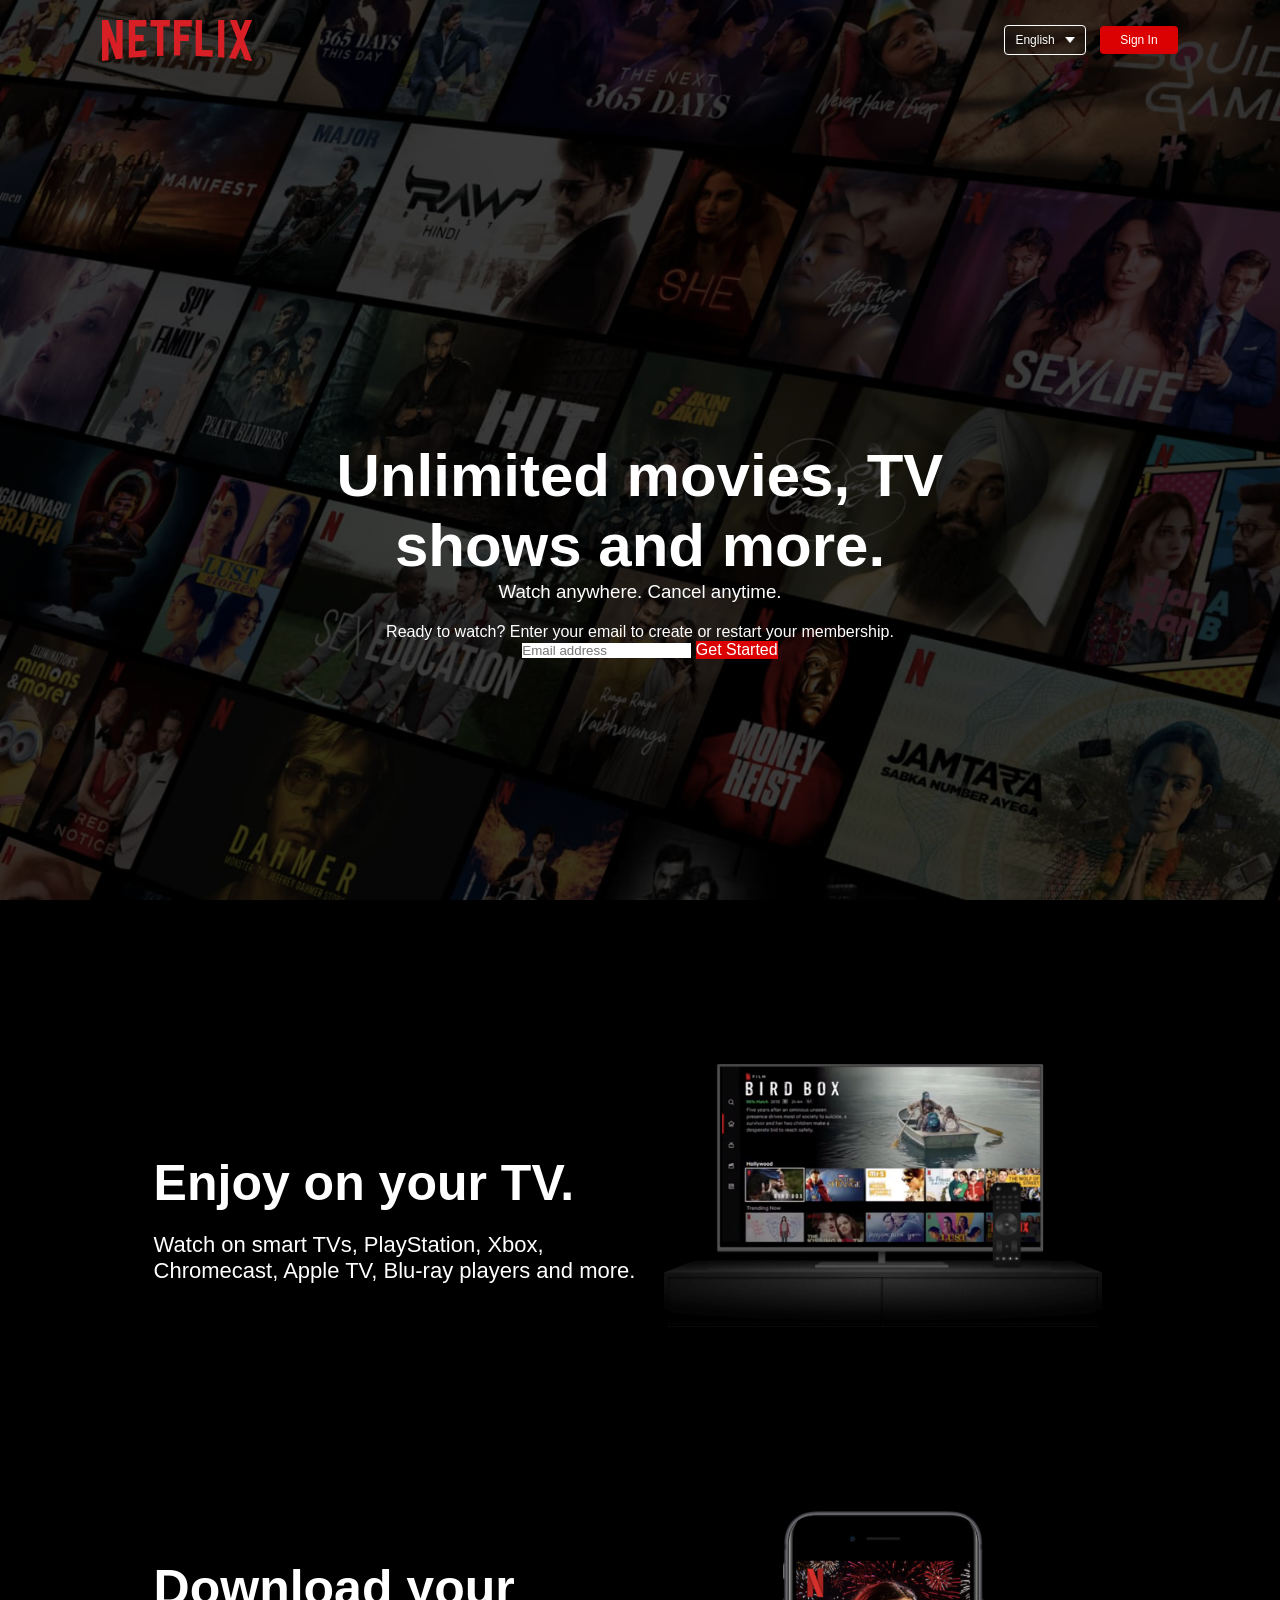
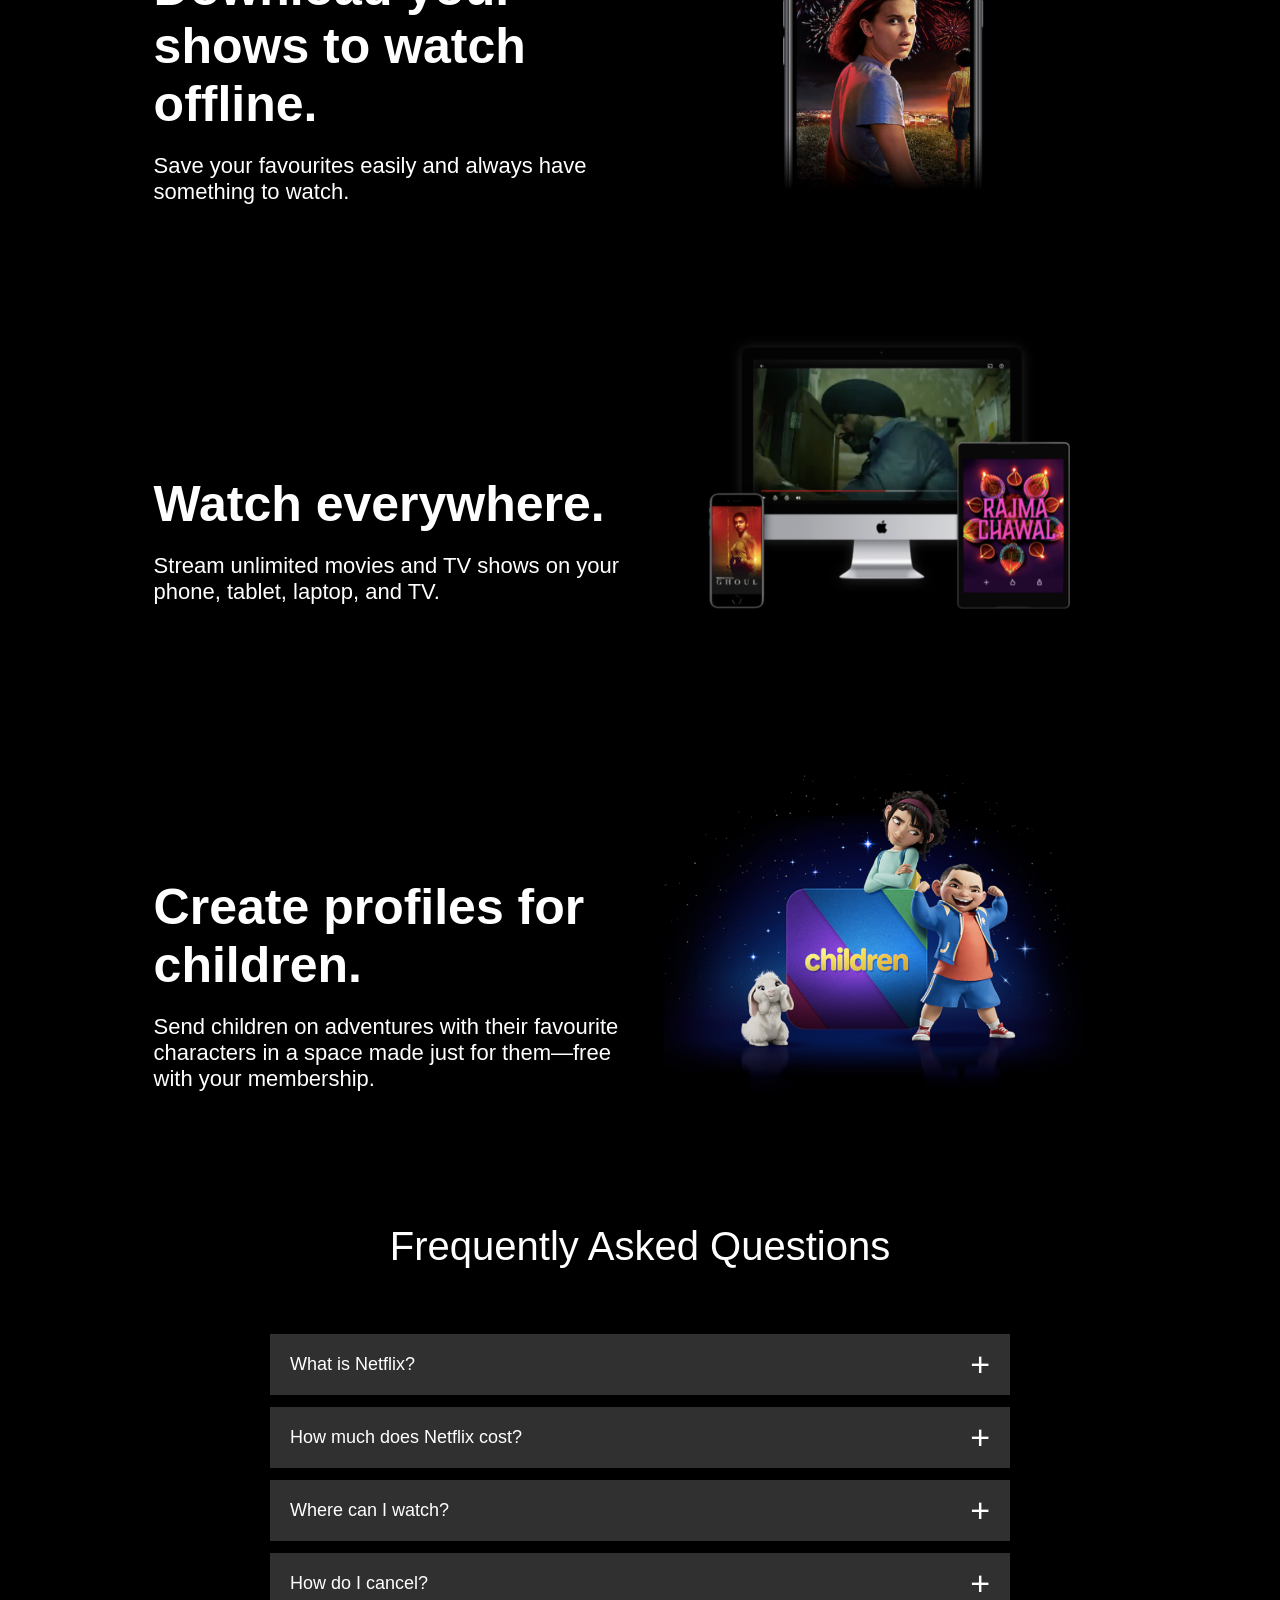
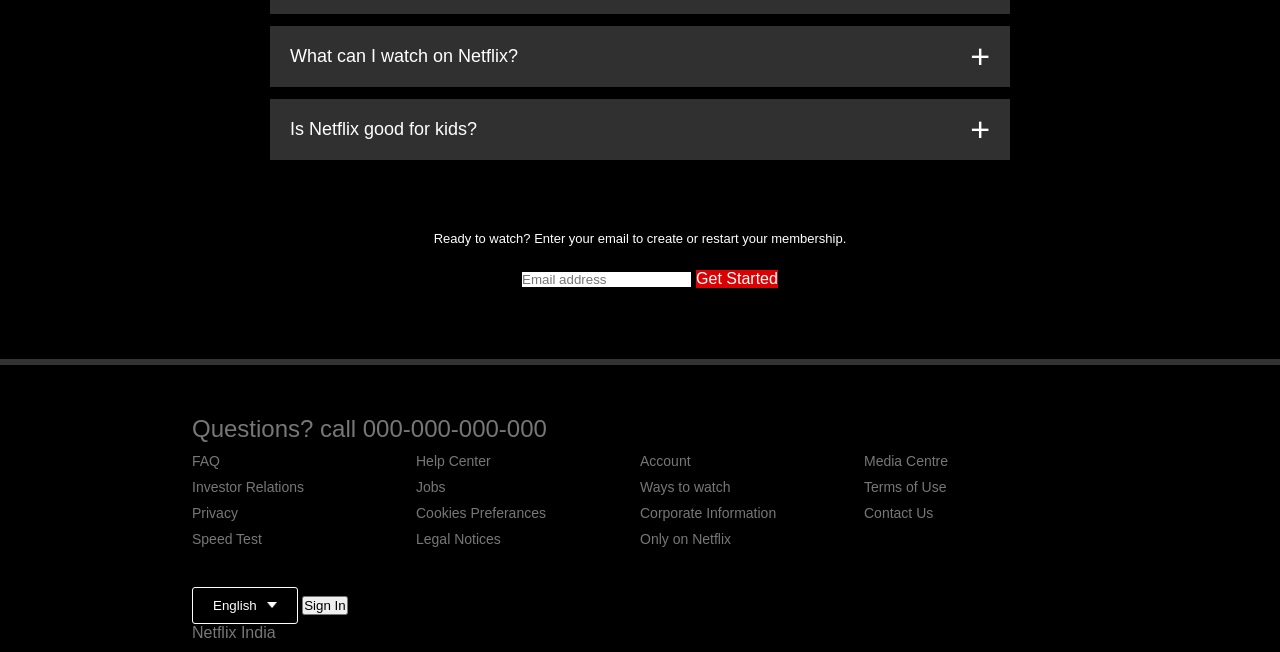
<file: index.html>
<!DOCTYPE html>
<html lang="en">
<head>
    <meta charset="UTF-8">
    <meta http-equiv="X-UA-Compatible" content="IE=edge">
    <meta name="viewport" content="width=device-width, initial-scale=1.0">
    <title>Netflix Website</title>
    <link rel="stylesheet" href="./style.css">
</head>
<body>
    <div class="header">
        <nav>
            <img src="./images/logo.png" class="logo">
        <div>
            <button class="language-btn">English<img src="./images/down-icon.png"></button>
            <button>Sign In</button>
        </div>
    </div>
</nav>
<div class="header-content">
    <h1>Unlimited movies, TV shows and more.</h1>
    <h3>Watch anywhere. Cancel anytime.</h3>
    <p>Ready to watch? Enter your email to create or restart your membership.</p>
<form class="email-signup">
  <input type="email" placeholder="Email address" required>
    <button type="submit">Get Started</button>
</form>
</div>
<div class="features">
    <div class="row">
    <div class ="text-col">
        <h2>Enjoy on your TV.</h2>
        <p>Watch on smart TVs, PlayStation, Xbox, Chromecast, Apple TV, Blu-ray players and more.</p>
    </div>
    <div class="img-col">
        <img src="./images/feature-1.png">
    </div>
    </div>
    <div class="row">
        <div class ="text-col">
            <h2>Download your shows to watch offline.</h2>
            <p>Save your favourites easily and always have something to watch.</p>
        </div>
        <div class="img-col">
            <img src="./images/w.png">
        </div>
        </div>
        <div class="row">
            <div class ="text-col">
                <h2>Watch everywhere.</h2>
                <p>Stream unlimited movies and TV shows on your phone, tablet, laptop, and TV.</p>
            </div>
            <div class="img-col">
                <img src="./images/feature-3.png">
            </div>
            </div>
            <div class="row">
                <div class ="text-col">
                    <h2>Create profiles for children.</h2>
                    <p>Send children on adventures with their favourite characters in a space made just for them—free with your membership.</p>
                </div>
                <div class="img-col">
                    <img src="./images/feature-4.png">
                </div>
                </div>
</div>
<div class="faq">
    <h2>Frequently Asked Questions</h2>
    <ul class="accordion">
        <li> 
            <input type="radio" name="accordion" id="first">
            <label for="first">What is Netflix?</label>
       <div class="content">
        <p>Lorem ipsum dolor sit amet, consectetur adipiscing elit.Ut maximus
            faucibus ligula in cursus. Aenean elementum mauris tellus,ullamcorper
        fringilla justo suscipit ut. Ut eu justo semper, cursus velit id,feugiat odio. </p>
       </div>
        </li>
        <li> 
            <input type="radio" name="accordion" id="second">
            <label for="second">How much does Netflix cost? </label>
       <div class="content">
        <p>Lorem ipsum dolor sit amet, consectetur adipiscing elit.Ut maximus
            faucibus ligula in cursus. Aenean elementum mauris tellus,ullamcorper
        fringilla justo suscipit ut. Ut eu justo semper, cursus velit id,feugiat odio. </p>
       </div>
        </li>
        <li> 
            <input type="radio" name="accordion" id="third">
            <label for="third">Where can I watch?</label>
       <div class="content">
        <p>Lorem ipsum dolor sit amet, consectetur adipiscing elit.Ut maximus
            faucibus ligula in cursus. Aenean elementum mauris tellus,ullamcorper
        fringilla justo suscipit ut. Ut eu justo semper, cursus velit id,feugiat odio. </p>
       </div>
        </li>
        <li> 
            <input type="radio" name="accordion" id="fourth">
            <label for="fourth">How do I cancel?</label>
       <div class="content">
        <p>Lorem ipsum dolor sit amet, consectetur adipiscing elit.Ut maximus
            faucibus ligula in cursus. Aenean elementum mauris tellus,ullamcorper
        fringilla justo suscipit ut. Ut eu justo semper, cursus velit id,feugiat odio. </p>
       </div>
        </li>
        <li> 
            <input type="radio" name="accordion" id="fifth">
            <label for="fifth">What can I watch on Netflix?</label>
       <div class="content">
        <p>Lorem ipsum dolor sit amet, consectetur adipiscing elit.Ut maximus
            faucibus ligula in cursus. Aenean elementum mauris tellus,ullamcorper
        fringilla justo suscipit ut. Ut eu justo semper, cursus velit id,feugiat odio. </p>
       </div>
        </li>
        <li> 
            <input type="radio" name="accordion" id="sixth">
            <label for="sixth">Is Netflix good for kids?</label>
       <div class="content">
        <p>Lorem ipsum dolor sit amet, consectetur adipiscing elit.Ut maximus
            faucibus ligula in cursus. Aenean elementum mauris tellus,ullamcorper
        fringilla justo suscipit ut. Ut eu justo semper, cursus velit id,feugiat odio. </p>
       </div>
        </li>
    </ul>
    <small>Ready to watch? Enter your email to create or restart your membership.</small>
    <form class="email-signup">
        <input type="email" placeholder="Email address" required>
          <button type="submit">Get Started</button>
      </form>
</div>
<div class="footer">
   <h2>Questions? call 000-000-000-000</h2> 
   <div class="row">
    <div class="col">
        <a href="#">FAQ</a>
        <a href="#">Investor Relations</a>
        <a href="#">Privacy</a>
        <a href="#">Speed Test</a>
    </div>
    <div class="col">
        <a href="#">Help Center</a>
        <a href="#">Jobs</a>
        <a href="#">Cookies Preferances</a>
        <a href="#">Legal Notices</a>
    </div>
   <div class="col">
    <a href="#">Account</a>
    <a href="#">Ways to watch</a>
    <a href="#">Corporate Information</a>
    <a href="#">Only on Netflix</a>
</div>
<div class="col">
    <a href="#">Media Centre</a>
    <a href="#">Terms of Use</a>
    <a href="#">Contact Us</a>
</div>
    </div>
    <button class="language-btn">English<img src="./images/down-icon.png"></button>
    <button>Sign In</button>
    <p class="copyeright-txt">Netflix India</p>
</div>
</body>
</html>
</file>
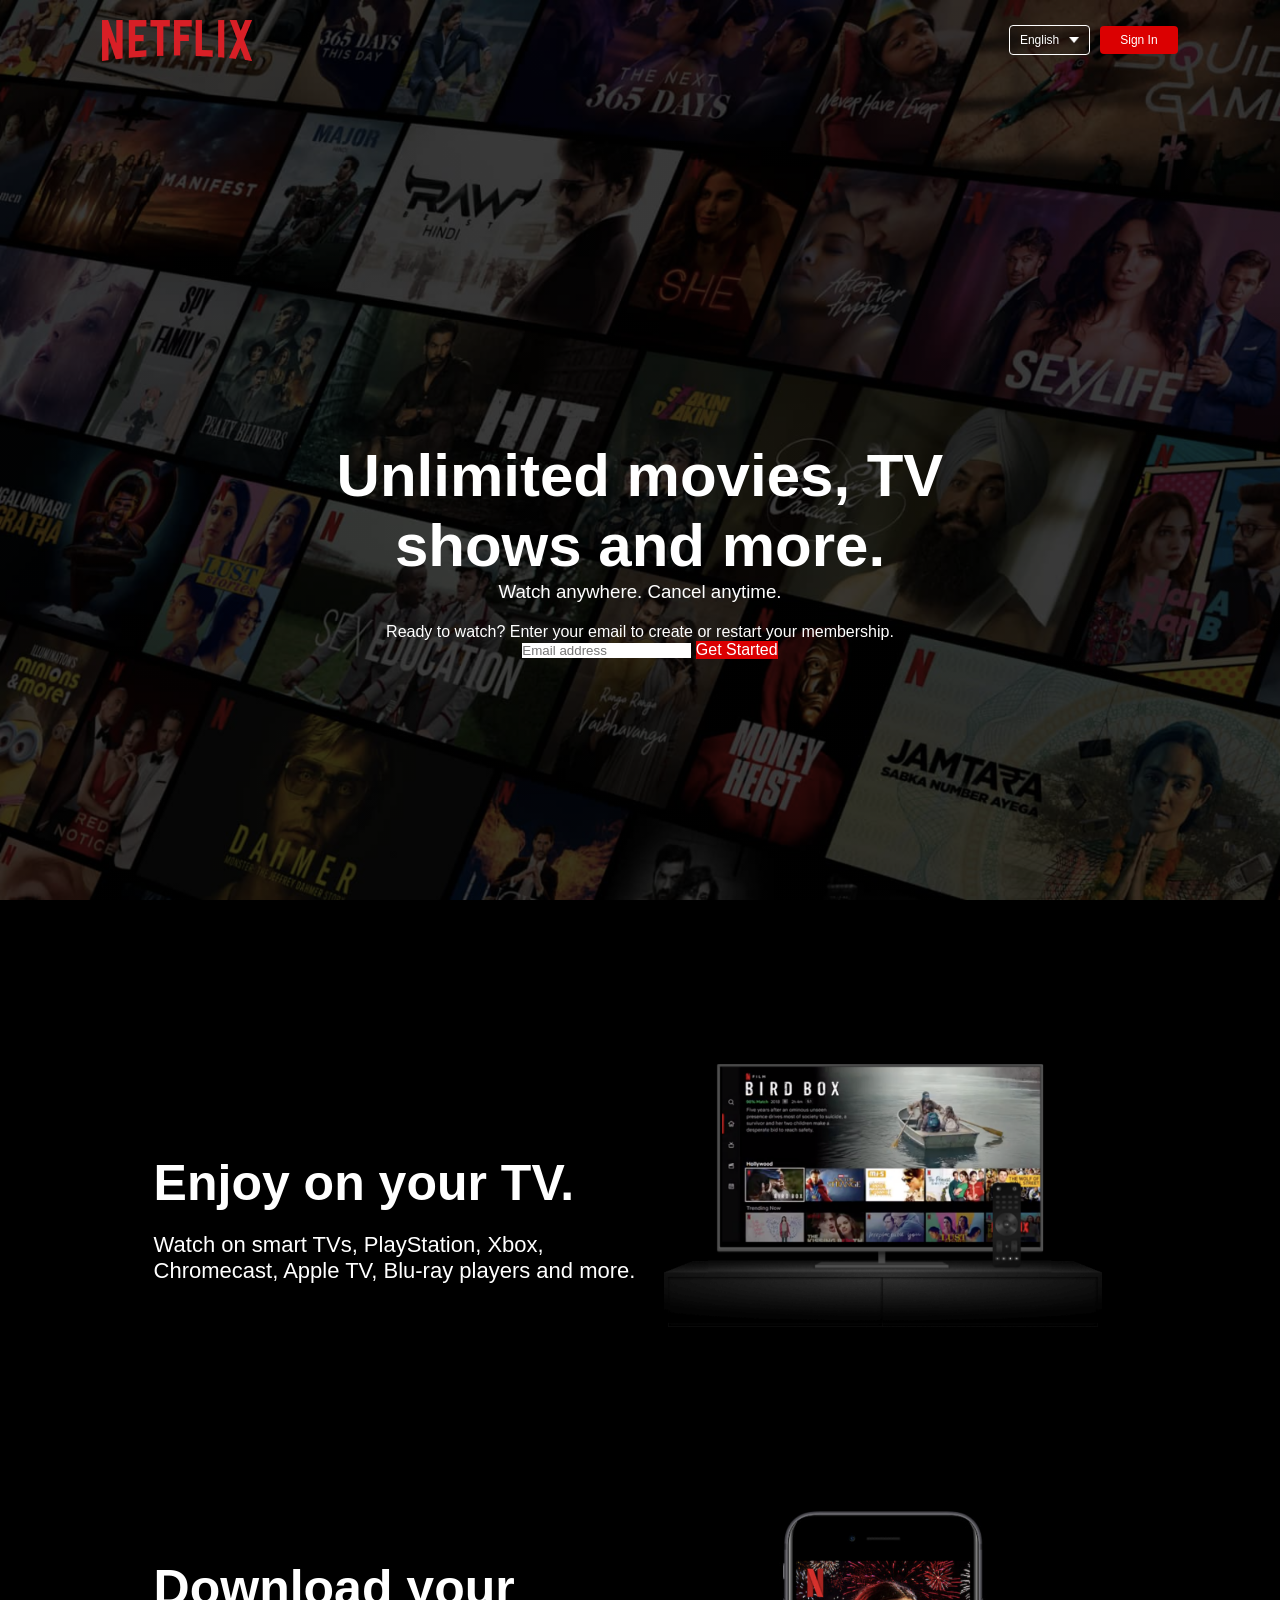
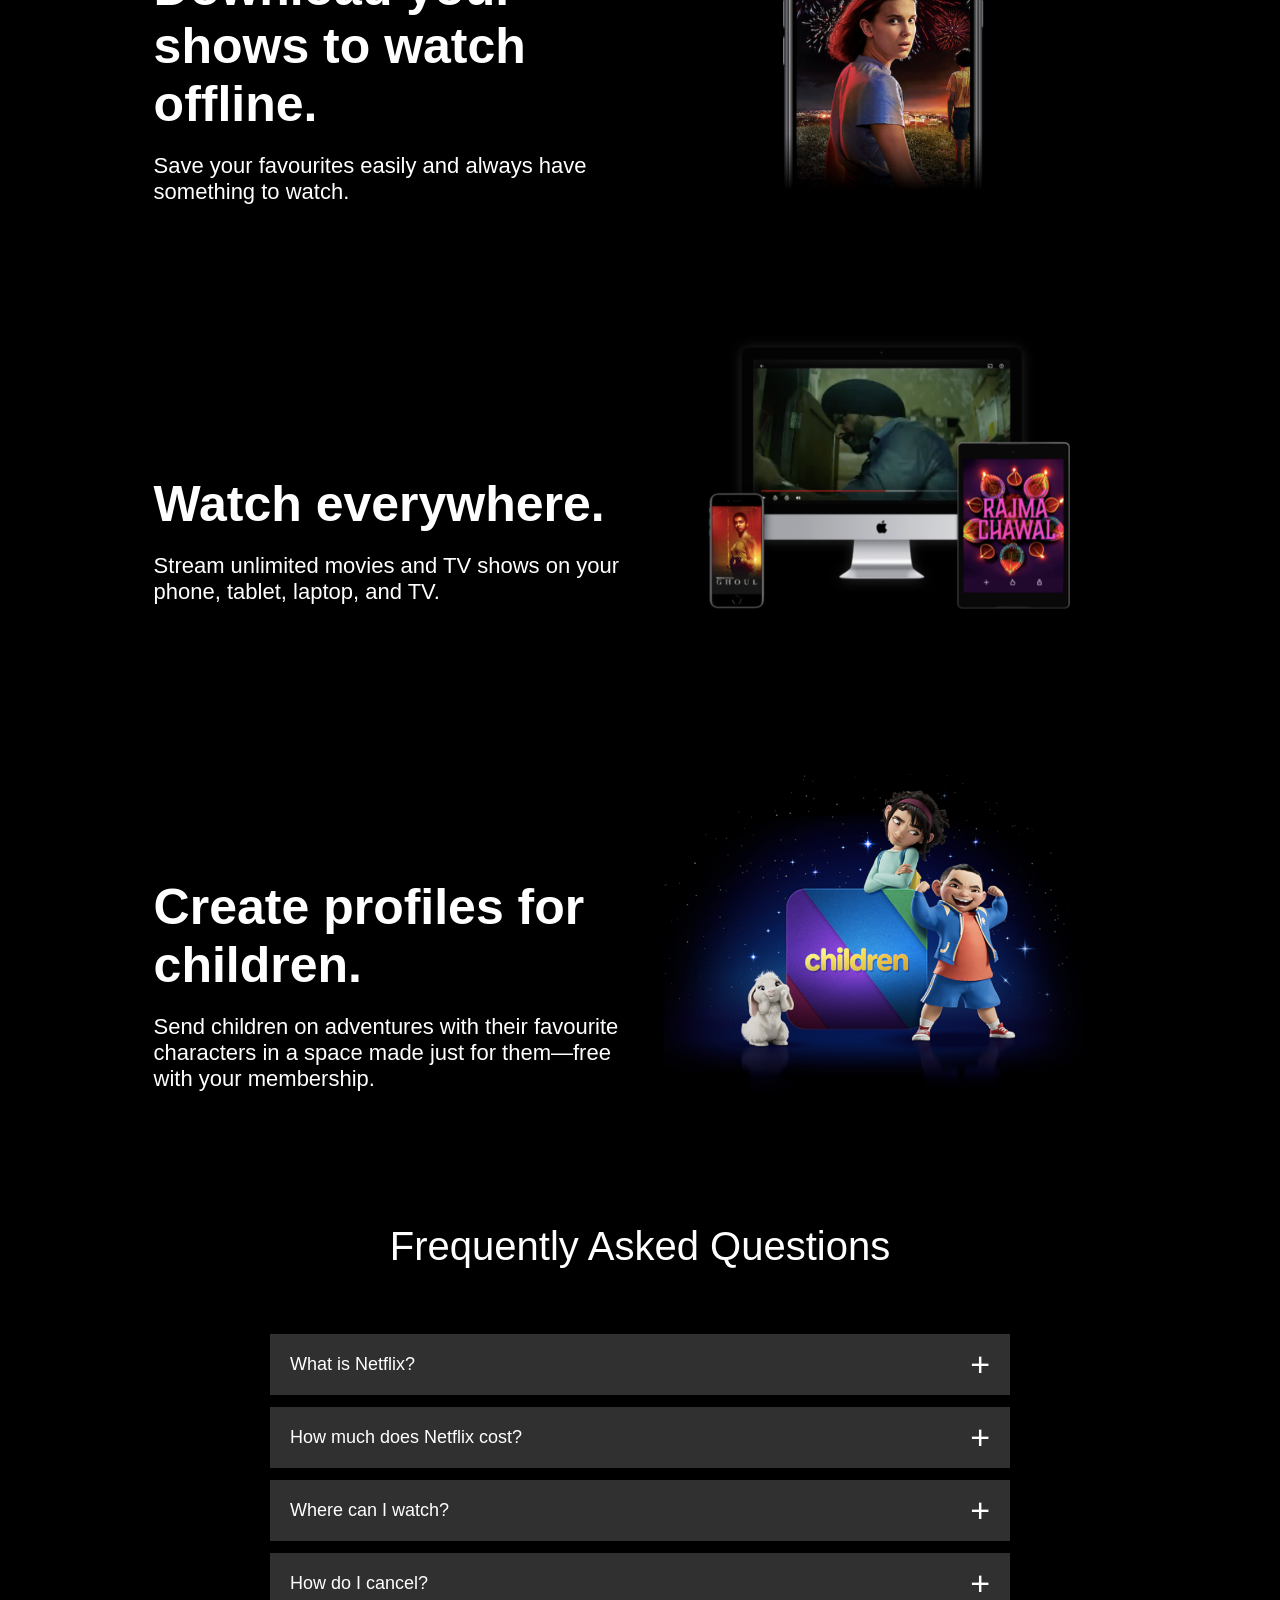
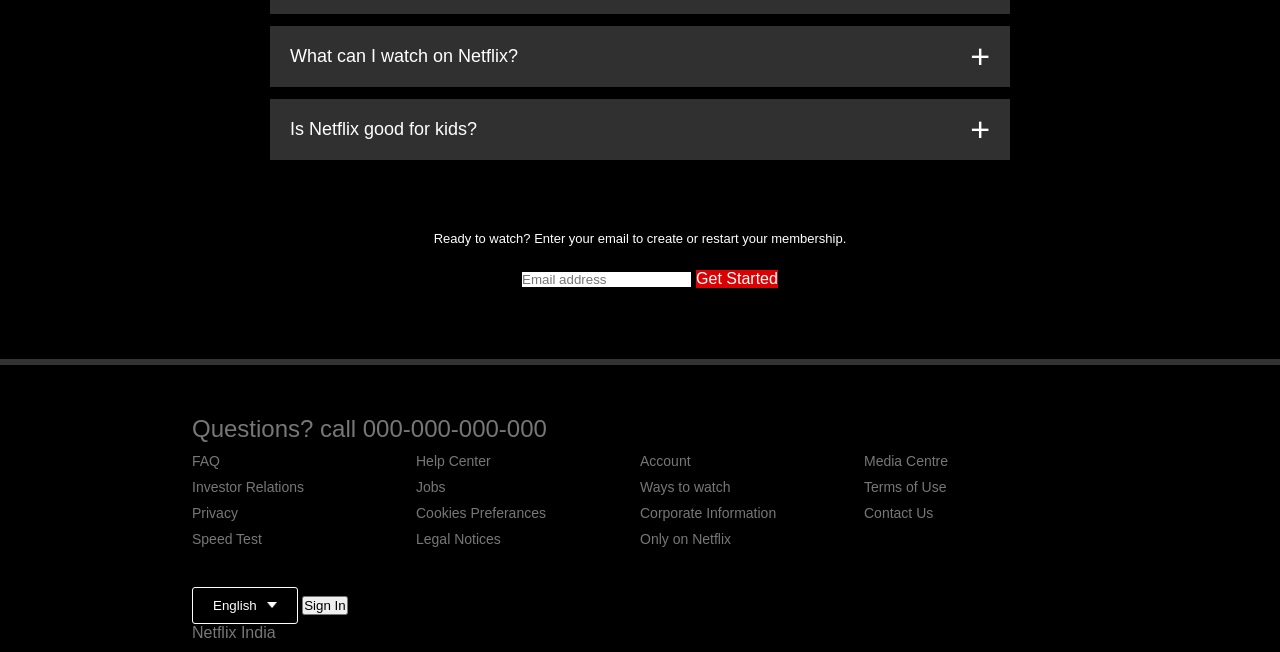
<file: netflix.html>
<!DOCTYPE html>
<html lang="en">
<head>
    <meta charset="UTF-8">
    <meta http-equiv="X-UA-Compatible" content="IE=edge">
    <meta name="viewport" content="width=<device-width>, initial-scale=1.0">
    <title>Netflix Website</title>
    <link rel="stylesheet" href="style.css">
</head>
<body>
    <div class="header">
        <nav>
            <img src="images/logo.png" class="logo">
        <div>
            <button class="language-btn">English<img src="images/down-icon.png"</button>
            <button>Sign In</button>
        </div>
    </div>
</nav>
<div class="header-content">
    <h1>Unlimited movies, TV shows and more.</h1>
    <h3>Watch anywhere. Cancel anytime.</h3>
    <p>Ready to watch? Enter your email to create or restart your membership.</p>
<form class="email-signup">
  <input type="email" placeholder="Email address" required>
    <button type="submit">Get Started</button>
</form>
</div>
<div class="features">
    <div class="row">
    <div class ="text-col">
        <h2>Enjoy on your TV.</h2>
        <p>Watch on smart TVs, PlayStation, Xbox, Chromecast, Apple TV, Blu-ray players and more.</p>
    </div>
    <div class="img-col">
        <img src="images/feature-1.png">
    </div>
    </div>
    <div class="row">
        <div class ="text-col">
            <h2>Download your shows to watch offline.</h2>
            <p>Save your favourites easily and always have something to watch.</p>
        </div>
        <div class="img-col">
            <img src="images/w.png">
        </div>
        </div>
        <div class="row">
            <div class ="text-col">
                <h2>Watch everywhere.</h2>
                <p>Stream unlimited movies and TV shows on your phone, tablet, laptop, and TV.</p>
            </div>
            <div class="img-col">
                <img src="images/feature-3.png">
            </div>
            </div>
            <div class="row">
                <div class ="text-col">
                    <h2>Create profiles for children.</h2>
                    <p>Send children on adventures with their favourite characters in a space made just for them—free with your membership.</p>
                </div>
                <div class="img-col">
                    <img src="images/feature-4.png">
                </div>
                </div>
</div>
<div class="faq">
    <h2>Frequently Asked Questions</h2>
    <ul class="accordion">
        <li> 
            <input type="radio" name="accordion" id="first">
            <label for="first">What is Netflix?</label>
       <div class="content">
        <p>Lorem ipsum dolor sit amet, consectetur adipiscing elit.Ut maximus
            faucibus ligula in cursus. Aenean elementum mauris tellus,ullamcorper
        fringilla justo suscipit ut. Ut eu justo semper, cursus velit id,feugiat odio. </p>
       </div>
        </li>
        <li> 
            <input type="radio" name="accordion" id="second">
            <label for="second">How much does Netflix cost? </label>
       <div class="content">
        <p>Lorem ipsum dolor sit amet, consectetur adipiscing elit.Ut maximus
            faucibus ligula in cursus. Aenean elementum mauris tellus,ullamcorper
        fringilla justo suscipit ut. Ut eu justo semper, cursus velit id,feugiat odio. </p>
       </div>
        </li>
        <li> 
            <input type="radio" name="accordion" id="third">
            <label for="third">Where can I watch?</label>
       <div class="content">
        <p>Lorem ipsum dolor sit amet, consectetur adipiscing elit.Ut maximus
            faucibus ligula in cursus. Aenean elementum mauris tellus,ullamcorper
        fringilla justo suscipit ut. Ut eu justo semper, cursus velit id,feugiat odio. </p>
       </div>
        </li>
        <li> 
            <input type="radio" name="accordion" id="fourth">
            <label for="fourth">How do I cancel?</label>
       <div class="content">
        <p>Lorem ipsum dolor sit amet, consectetur adipiscing elit.Ut maximus
            faucibus ligula in cursus. Aenean elementum mauris tellus,ullamcorper
        fringilla justo suscipit ut. Ut eu justo semper, cursus velit id,feugiat odio. </p>
       </div>
        </li>
        <li> 
            <input type="radio" name="accordion" id="fifth">
            <label for="fifth">What can I watch on Netflix?</label>
       <div class="content">
        <p>Lorem ipsum dolor sit amet, consectetur adipiscing elit.Ut maximus
            faucibus ligula in cursus. Aenean elementum mauris tellus,ullamcorper
        fringilla justo suscipit ut. Ut eu justo semper, cursus velit id,feugiat odio. </p>
       </div>
        </li>
        <li> 
            <input type="radio" name="accordion" id="sixth">
            <label for="sixth">Is Netflix good for kids?</label>
       <div class="content">
        <p>Lorem ipsum dolor sit amet, consectetur adipiscing elit.Ut maximus
            faucibus ligula in cursus. Aenean elementum mauris tellus,ullamcorper
        fringilla justo suscipit ut. Ut eu justo semper, cursus velit id,feugiat odio. </p>
       </div>
        </li>
    </ul>
    <small>Ready to watch? Enter your email to create or restart your membership.</small>
    <form class="email-signup">
        <input type="email" placeholder="Email address" required>
          <button type="submit">Get Started</button>
      </form>
</div>
<div class="footer">
   <h2>Questions? call 000-000-000-000</h2> 
   <div class="row">
    <div class="col">
        <a href="#">FAQ</a>
        <a href="#">Investor Relations</a>
        <a href="#">Privacy</a>
        <a href="#">Speed Test</a>
    </div>
    <div class="col">
        <a href="#">Help Center</a>
        <a href="#">Jobs</a>
        <a href="#">Cookies Preferances</a>
        <a href="#">Legal Notices</a>
    </div>
   <div class="col">
    <a href="#">Account</a>
    <a href="#">Ways to watch</a>
    <a href="#">Corporate Information</a>
    <a href="#">Only on Netflix</a>
</div>
<div class="col">
    <a href="#">Media Centre</a>
    <a href="#">Terms of Use</a>
    <a href="#">Contact Us</a>
</div>
    </div>
    <button class="language-btn">English<img src="images/down-icon.png"></button>
    <button>Sign In</button>
    <p class="copyeright-txt">Netflix India</p>
</div>
</body>
</html>
</file>
<file: style.css>
*{
    margin: 0;
    padding: 0;
    font-family: 'Poppins', sans-serif;
    box-sizing: border-box;
}
body{
    background: #000;
    color: #fff;
}
.header{
    width: 100%;
    height: 100vh;
    background-image: linear-gradient(rgba(0,0,0,0.7),rgba(0,0,0,0.7)),url(images/header-image.png);
    background-size: cover;
    background-position: center;
    padding: 10px 8%;
    position: relative;
}
nav{
    display: flex;
    align-items: center;
    justify-content: space-between;
    padding: 10px 0;
}
.logo{
    width: 150px;
    cursor: pointer;
}
nav button{
    border: 0;
    outline: 0;
    background:#db0001;
    color:#fff;
    padding: 7px 20px;
    font-size:12px;
    border-radius:4px;
    margin-left:10px;
    cursor:pointer;
}
.language-btn{
    display:inline-flex;
    align-items: center;
    background:transparent;
    border: 1px solid #fff;
    padding: 7px 10px;
}
.language-btn img{
    width: 10px;
    margin-left: 10px;
}
.header-content{
    position: absolute;
    top:50%;
   left: 50%;
    transform: translate(-50%,-50%);
    text-align: center;
    margin-top:100px ;
}
.header-content h1{
    font-size: 60px;
    line-height: 70px;
    font-weight: 600;
    max-width: 650px;

}
.header-content h3{
    font-weight:400;
    margin-bottom: 20px;
}
email-signup{
    background: #fff;
    border-radius:4px;
    display: flex;
    align-items: center;
    margin-top: 30px;
    overflow: hidden;
}
.email-signup input{
    flex: 1;
    border: 0;
    outline: 0;
    margin-left: 20px;
}
.email-signup button{
    background: #db0001;
    border: 0;
    outline:0;
    color:#fff;
    font-size: 16px;
    cursor:pointer;
    padding: 15px,30px;

}
/*.........features..........*/
.features{
    padding: 50px 12%;
    font-size: 22px;
}
.row{
    display: flex;
    width:100%;
    align-items: center;
    flex-wrap: wrap;
    padding: 50px 0;
}
.text-col {
    flex-basis: 50%;
    margin-bottom: 20px;
    width: 50%;
    float: left;
    padding-top: 110px;
}
.img-col{
    flex-basis: 50%;
    margin-bottom: 20px;
    width: 50%;
    float: right;
}
.img-col img{
    display:block ;
    width:90%;
    margin: auto;
}
.features h2{
    font-size:50px;
    font-weight:600;
    margin-bottom: 20px;
}
/*...................faq.............*/
.faq{
    padding: 10px 12%;
     text-align: center;
     font-size: 18px;
}
.faq h2{
   font-weight: 500;
   font-size: 40px; 
}
.accordion{
    margin: 60px auto;
    width:100%;
    max-width:750px;

}
.accordion li{
    list-style:none;
    width:100%;
    padding: 5px;
}
.accordion li label{
    display:flex;
    align-items: center;
    padding: 20px;
    font-size: 18px;
    font-weight: 500;
    background:#303030;
    margin-bottom: 2px;
    cursor:pointer;
    position:relative;
}
label::after{
    content:'+';
    font-size:34px;
    position: absolute;
    right:20px;
    transition: transform 0.5s;

}
input[type="radio"]{
    display: none;
}
.accordion .content{
    background: #303030;
    text-align:left;
    padding:0 20px;
    max-height: 0;
    overflow:hidden;
    transition: max-height 0.5s, padding 0.5s;
}
.accordion input[type="radio"]:checked + label + .content{
    max-height: 600px;
    padding: 30px 20px;
}
.accordion input[type="radio"]:checked + label::after{
    transform:rotate(135deg);
}
.faq .email-signup{
    max-width: 600px;
    margin: 20px auto 60px;
}
.faq small{
    font-size: 13px;
}
        /*...............footer.............*/
.footer{
padding: 50px 15% 10px;
border-top: 6px solid #333;
color:#777;
}
.footer h2{
font: size 18px;
font-weight: 400;
margin-bottom: 30;
}
.footer .col{
    flex-basis:25%;
    flex-grow: 1;
    margin-bottom: 20px;
}
.footer .col a{
    display: block;
    text-decoration: none;
    color:#777;
    font-size: 14px;
    margin-bottom: 10px;
}
.footer .row{
    align-items:flex-start;
    padding:10px 0;
}
.footer .language-btn{
    color: #fff;
    padding:10px 20px;
    border-radius: 3px;
}
.copyright-txt{
    font-size: 14px;
    margin-top: 20px;
    margin-bottom:10 px;

}
/*........media-queries-for-small-screen.......*/
@media only screen and (max-width: 600px){
    .logo{
        width: 100px;
    }
    nav button{
        padding: 5px 10px;
    }
    nav .language-btn{
        padding:4px 8px;
    }
    .header-content h1{
        font-size: 30px;
    }
    .email-signup button{
        font: size 12px;
        padding:10px 15px;
    }
    .text-col, .img-col{
        flex-basis: 100%;
    }
    .features h2{
        font-size:30px ;
    }
    .features p{
        font-size: 15px;
    }
    .row:nth-child(2),.row:nth-child(4){
        flex-direction:column-reverse ;
    }
    .features .row{
        padding: 10px 0;
    }
    .faq h2{
        font-size: 20px;
    }
    .accordion .content{
        font: size 14px;
    }
    .accordion li label{
        padding:10px;
        font-size:14px;
    }
    label::after{
        font-size: 22px;
    }
}
</file>
